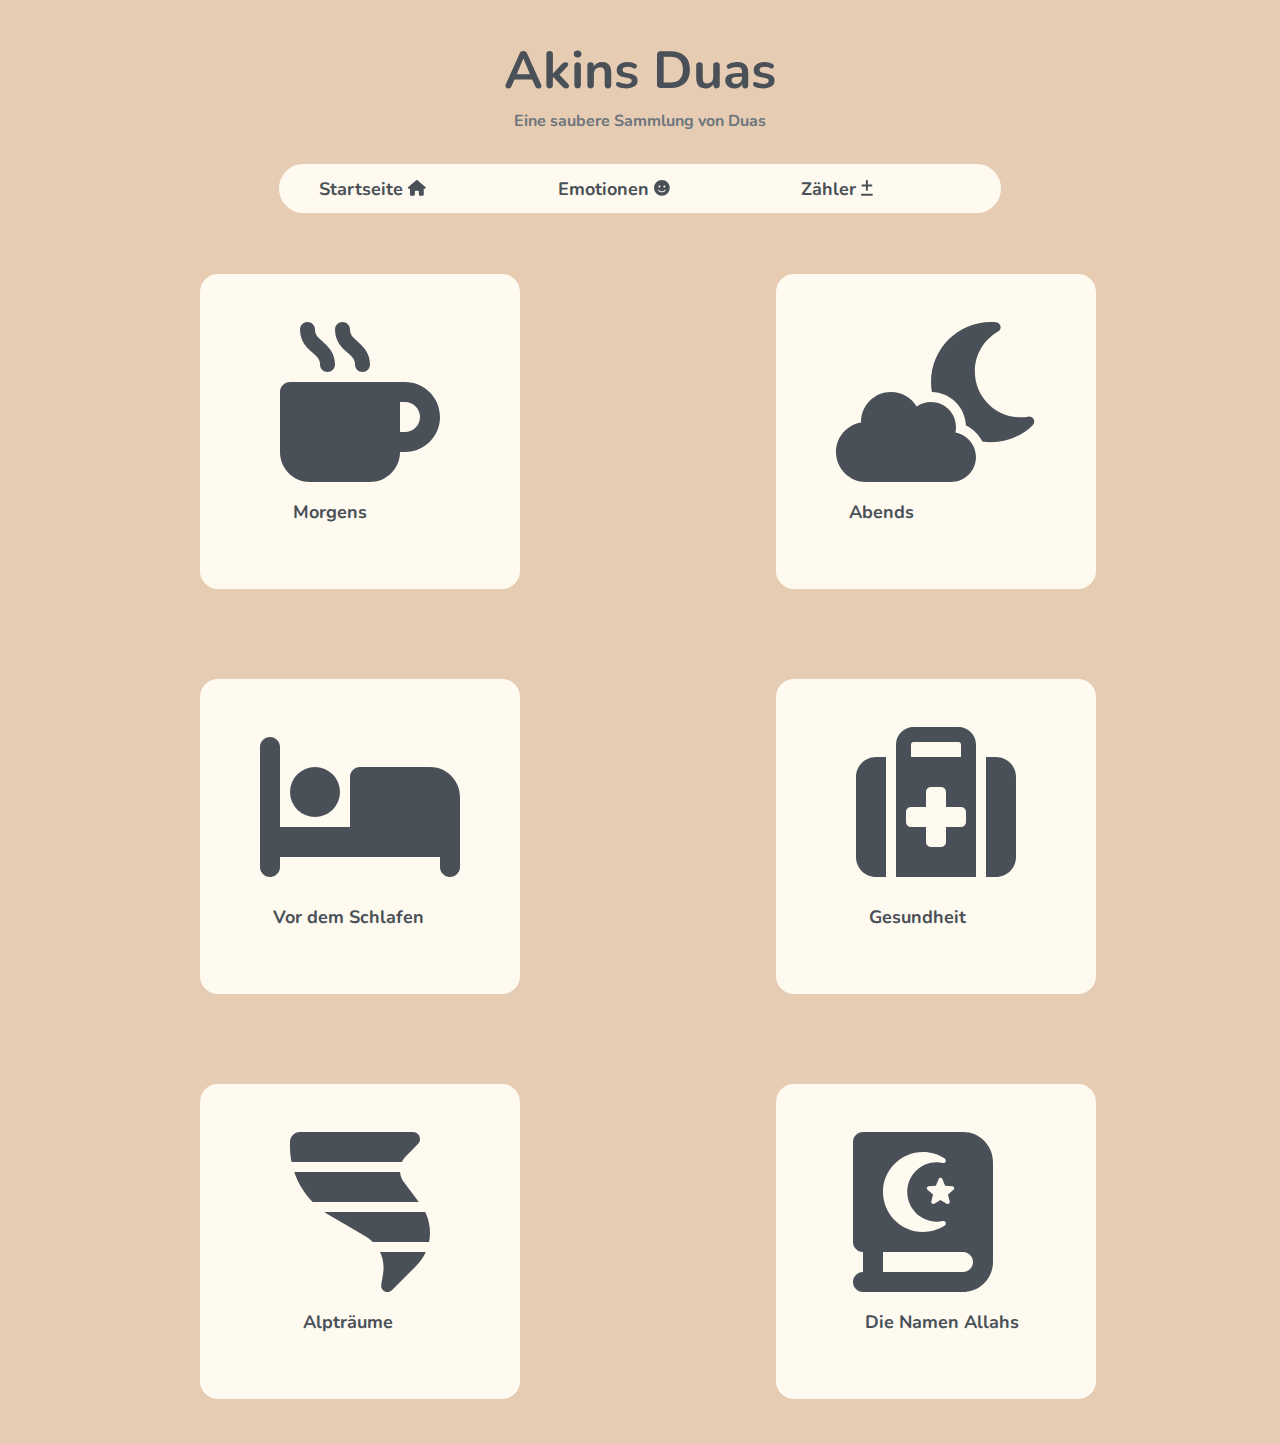
<file: index.html>
<!DOCTYPE html>
<!--[if lt IE 7]>      <html class="no-js lt-ie9 lt-ie8 lt-ie7"> <![endif]-->
<!--[if IE 7]>         <html class="no-js lt-ie9 lt-ie8"> <![endif]-->
<!--[if IE 8]>         <html class="no-js lt-ie9"> <![endif]-->
<!--[if gt IE 8]>      <html class="no-js"> <!--<![endif]-->
<html>
    <head>
        <meta charset="utf-8">
        <title>Akins Duas</title>
        <meta name="description" content="Eine gute Sammlung von Duas">
        <meta name="viewport" content="width=device-width, initial-scale=1.0">
        <link rel="stylesheet" href="css/main.css">
        <link rel="stylesheet" href="https://fonts.googleapis.com/css?family=Nunito">
        <link rel="stylesheet" href="resources/fontawesome-free-6.3.0-web/css/fontawesome.css">
        <link rel="stylesheet" href="resources/fontawesome-free-6.3.0-web/css/solid.css">
        <link rel="stylesheet" href="resources/fontawesome-free-6.3.0-web/css/brands.css">
        <script defer src="resources/fontawesome-free-6.3.0-web/js/all.js"></script>
        <script src="js/app.js" async ></script>
        <script src="js/jquery-3.6.4.min.js" async></script>
       
          
    </head>
    <header id="top">
        <h1>Akins Duas</h1>
        <h3 class="subtitle">Eine saubere Sammlung von Duas</h3>
    
        <nav class="main-nav">
            <ul>
                <li><a href="index.html">Startseite <i class="fa-solid fa-house fa-sm"></i>   </a></li>
                <li><a href="#">Emotionen           <i class="fa-solid fa-face-smile fa-sm"></i></a></li>
                <li><a href="#">Zähler              <i class="fa-solid fa-plus-minus fa-sm"></i></a></li>
            </ul>
        </nav>
        </header>
    <body>

        <!--die Themen der Seite-->
        
        <div class="container">
            <div class="topics">
                <a href="morning.html"><i class="fa-solid fa-mug-hot fa-10x" style="color: #495057;"></i>
                <h3 class="topic">Morgens</h3>
                </a>
            </div>
            <div class="topics">
                <a href="#">
                    <i class="fa-solid fa-cloud-moon fa-10x" style="color: #495057;"></i>
                    <h3 class="topic">Abends</h3>
                </a>
            </div>
        </div>
        <div class="container">
            <div class="topics">
                <a href="#">
                    <i class="fa-solid fa-bed fa-10x" style="color: #495057;"></i>
                    <h3 class="topic">Vor dem Schlafen</h3>
                </a>
            </div>
            <div class="topics">
                <a href="#">
                    <i class="fa-solid fa-suitcase-medical fa-10x" style="color: #495057;"></i>
                    <h3 class="topic">Gesundheit</h3>
                </a>
            </div>
        </div>
        <div class="container">
            <div class="topics">
                <a href="#">
                    <i class="fa-solid fa-tornado fa-10x" style="color: #495057;"></i>
                    <h3 class="topic">Alpträume</h3>
                </a>
            </div>
            <div class="topics">
                <a href="#">
                    <i class="fa-solid fa-book-quran fa-10x" style="color: #495057;"></i>
                    <h3 class="topic">Die Namen Allahs</h3>
                </a>
            </div>
        </div>


        <script>
            if (/Android|webOS|iPhone|iPod|BlackBerry|IEMobile|Opera Mini/i.test(navigator.userAgent)) {
              alert("Diese Website ist nicht für mobile Geräte optimiert.");
            }
          </script>
    </body>
    
</html>
</file>
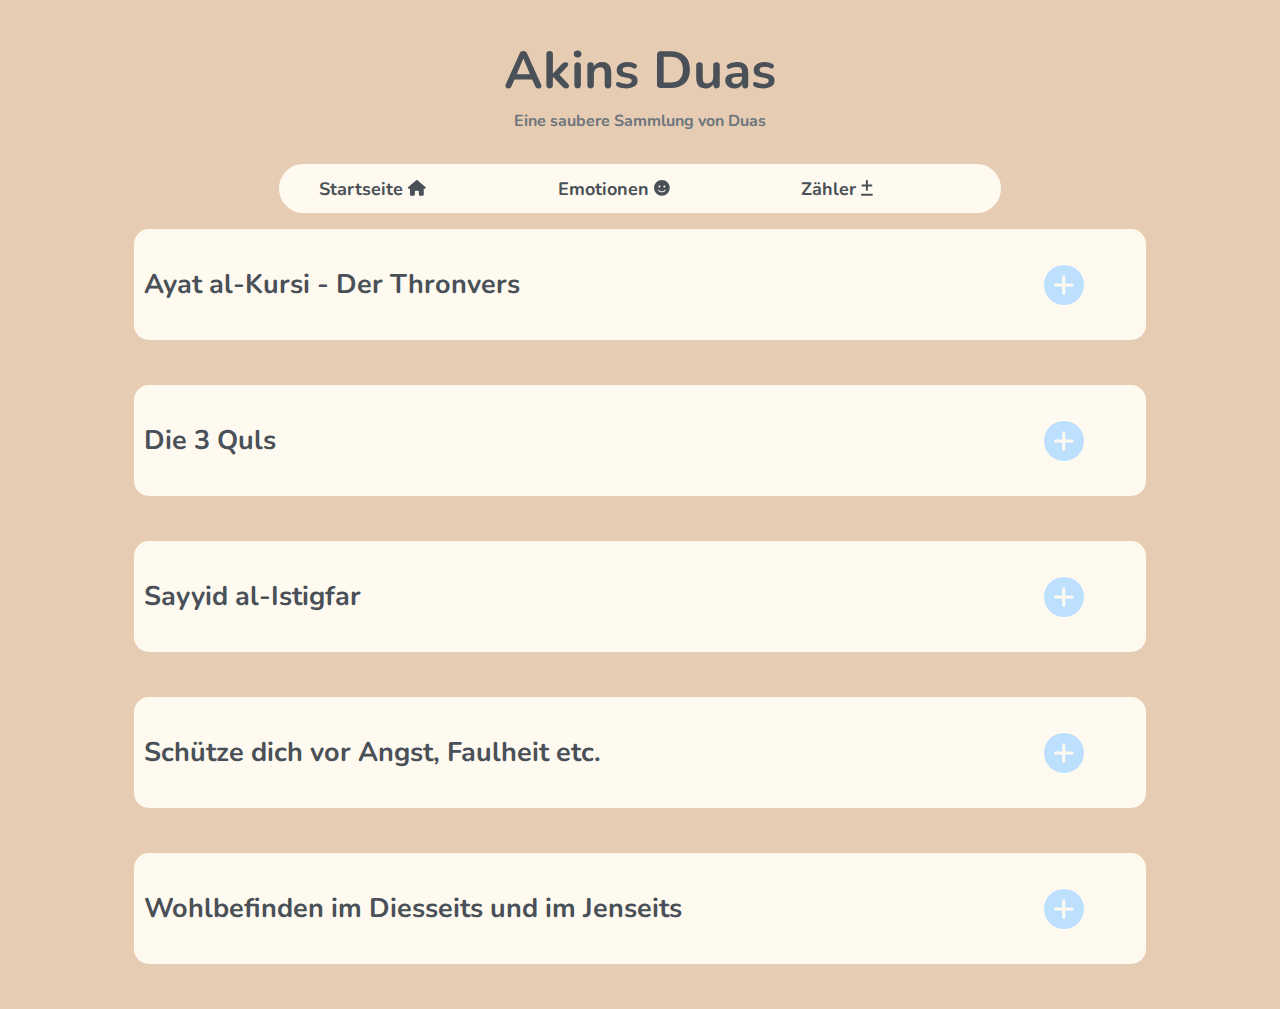
<file: morning.html>
<!DOCTYPE html>
<!--[if lt IE 7]>      <html class="no-js lt-ie9 lt-ie8 lt-ie7"> <![endif]-->
<!--[if IE 7]>         <html class="no-js lt-ie9 lt-ie8"> <![endif]-->
<!--[if IE 8]>         <html class="no-js lt-ie9"> <![endif]-->
<!--[if gt IE 8]>      <html class="no-js"> <!--<![endif]-->
<html>
    <head>
        <meta charset="utf-8">
        <title>Akins Duas</title>
        <meta name="description" content="Eine gute Sammlung von Duas">
        <meta name="viewport" content="width=device-width, initial-scale=1.0">
        <link rel="stylesheet" href="css/main.css">
        <link rel="stylesheet" href="https://fonts.googleapis.com/css?family=Nunito|Noto+Sans+Arabic">
        <link rel="stylesheet" href="resources/fontawesome-free-6.3.0-web/css/fontawesome.css">
        <link rel="stylesheet" href="resources/fontawesome-free-6.3.0-web/css/solid.css">
        <link rel="stylesheet" href="resources/fontawesome-free-6.3.0-web/css/brands.css">
        <script defer src="resources/fontawesome-free-6.3.0-web/js/all.js"></script>
        <script src="js/app.js" async ></script>
        <script src="js/jquery-3.6.4.min.js" async></script>
       
          
    </head>
    <header id="top">
        <h1>Akins Duas</h1>
        <h3 class="subtitle">Eine saubere Sammlung von Duas</h3>
    
        <nav class="main-nav">
            <ul>
                <li><a href="index.html">Startseite <i class="fa-solid fa-house fa-sm"></i>   </a></li>
                <li><a href="#">Emotionen           <i class="fa-solid fa-face-smile fa-sm"></i></a></li>
                <li><a href="#">Zähler              <i class="fa-solid fa-plus-minus fa-sm"></i></a></li>
            </ul>
        </nav>
        </header>
    <body>
        <div class="container">
            <div class="dua">
                <div class="dua-header">
                    <h3>Ayat al-Kursi - Der Thronvers</h3>
                    <button class="dua-toggle"><i class="fa-solid fa-plus"></i></button>
                </div>
                <div class="dua-content">
                <p class="arabic"> 
                    أَعُوْذُ بِاللهِ مِنَ الشَّيْطَانِ الرَّجِيْمِ
<br><br>اَللهُ لَا إِلٰهَ إِلَّا هُوَ الْحَيُّ الْقَيُّومُ ، لَا تَأْخُذُهُ سِنَةٌ وَّلَا نَوْمٌ ، لَهُ مَا فِي السَّمٰوَاتِ وَمَا فِي الْأَرْضِ ، مَنْ ذَا الَّذِيْ يَشْفَعُ عِنْدَهُ إِلَّا بِإِذْنِهِ ، يَعْلَمُ مَا بَيْنَ أَيْدِيْهِمْ وَمَا خَلْفَهُمْ وَلَا يُحِيْطُوْنَ بِشَيْءٍ مِّنْ عِلْمِهِ إِلَّا بِمَا شَاءَ ، وَسِعَ كُرْسِيُّهُ السَّمٰوَاتِ وَالْأَرْضَ وَلَا يَئُوْدُهُ حِفْظُهُمَا وَهُوَ الْعَلِيُّ الْعَظِيْمُ
                   
                </p>
                    <hr>
                <p class="transliteration">Aʿūdhu bi-llāhi mina-sh-Shayṭāni-r-rajīm.<br>

                    Allāhu lā ilāha illā Huwa-l-Ḥayyu-l-Qayyūm, lā ta’khudhuhū sinatuw-wa lā nawm, <br>lahū mā fi-s-samāwāti wa mā fi-l-arḍ, man dhā’lladhī yashfaʿu ʿindahū illā bi-idhnih, yaʿlamu mā bayna aydīhim wa mā khalfahum, wa lā yuḥīṭūna bi-shay’im-min ʿilmihī illā bi-mā shā’, wasiʿa kursiyyuhu-s-samāwāti wa-l-arḍ, wa lā ya’ūduhū ḥifẓuhumā wa Huwa-l-ʿAlliyu-l-ʿAẓīm.</p>
                    <hr>
                <p class="translation">„Allāh – kein Gott ist da außer Ihm, Dem Ewiglebenden, Dem durch Sich Selbst Seienden. Ihn ergreift weder Schlummer noch Schlaf. Ihm gehört, was in den Himmeln und was auf der Erde ist. Wer ist es, der bei Ihm Fürsprache einlegen könnte außer mit Seiner Erlaubnis? Er weiß, was vor ihnen und was hinter ihnen liegt; sie aber begreifen nichts von Seinem Wissen, es sei denn das, was Er will. Weit reicht Sein Thron über die Himmel und die Erde, und es fällt Ihm nicht schwer, sie (beide) zu bewahren. Und Er ist der Hohe, der Allmächtige.“</p>
                </div>
            </div>
        </div>

        <div class="container">
            <div class="dua">
                <div class="dua-header">
                    <h3>Die 3 Quls</h3>
                    <button class="dua-toggle"><i class="fa-solid fa-plus"></i></button>
                </div>
                <div class="dua-content">
                <p class="arabic"> 

                    
بِسْمِ اللهِ الرَّحْمٰنِ الرَّحِيْمِ<br> <br>
قُلْ هُوَ اللهُ أَحَدٌ ، اَللهُ الصَّمَدُ ، لَمْ يَلِدْ وَلَمْ يُوْلَدْ ، وَلَمْ يَكُنْ لَّهُ كُفُوًا أَحَدٌ<br> <br> <br>

بِسْمِ اللهِ الرَّحْمٰنِ الرَّحِيْمِ<br> <br>

قُلْ أَعُوْذُ بِرَبِّ الْفَلَقِ ، مِنْ شَرِّ مَا خَلَقَ ، وَمِنْ شَرِّ غَاسِقٍ إِذَا وَقَبَ ، وَمِنْ شَرِّ النَّفَّاثَاتِ فِي الْعُقَدِ ، وَمِنْ شَرِّ حَاسِدٍ إِذَا حَسَدَ<br> <br> <br>

بِسْمِ اللهِ الرَّحْمٰنِ الرَّحِيْمِ<br> <br>
قُلْ أَعُوْذُ بِرَبِّ النَّاسِ ، مَلِكِ النَّاسِ ، إِلٰهِ النَّاسِ ، مِنْ شَرِّ الْوَسْوَاسِ الْخَنَّاسِ ، اَلَّذِيْ يُوَسْوِسُ فِيْ صُدُوْرِ النَّاسِ ، مِنَ الْجِنَّةِ وَالنَّاسِ
<br> <br> <br>          
                </p>
                    <hr>
                <p class="transliteration">
                    Bismi-llāhi-r-Raḥmāni-r-Raḥīm.
<br> <br> 
Qul Huwa-llāhu Aḥad. Allāhu-ṣ-Ṣamad. Lam yalid wa lam yūlad. Wa lam yakul-lahū kufuwan aḥad.
<br> <br> <br>
Bismi-llāhi-r-Raḥmāni-r-Raḥīm.
<br> <br> 
Qul aʿūdhu bi-Rabbi-l-falaq. Min sharri mā khalaq. Wa min sharri ghāsiqin idhā waqab. Wa min sharri-n-naffāthāti fi-l-ʿuqad. Wa min sharri ḥāsidin idhā ḥasad.
<br> <br> <br>
Bismi-llāhi-r-Raḥmāni-r-Raḥīm
<br> <br> 
Qul aʿūdhu bi-Rabbi-n-nās. Maliki-n-nās. Ilāh-hin-nās. Min sharri-l-waswāsi-l-khannās. Al-ladhī yuwaswisu fī ṣudūri-n-nās. Mina-l-jinnati wa-n-nās.
<br> <br> <br>
                </p>
                    <hr>
                <p class="translation">
                     Im Namen Allahs, des Gnadigen, des Barmherzigen. <br>
                    1. Sprich: ,,Er ist Allah, der Einzige;<br>
                    2. Allah, der Unabhangige.<br>
                    3. Er zeugt nicht und wurde nicht gezeugt;<br>
                    4. und keiner ist Ihm gleich." <br> <br> <br>

                     Im Namen Allahs, des Gnadigen, des Barmherzigen.<br>
                    1. Sprich: „Ich suche Zuflucht beim Herrn der Morgendämmerung,<br>
                    2. vor dem Übel dessen, was Er erschaffen,<br>
                    3. und vor dem Übel der Nacht, wenn sie sich verbreitet,<br>
                    4. und vor dem Übel derer, die auf die Knoten blasen (um sie zu lösen),<br>
                    5. und vor dem Übel des Neiders, wenn er neidet.“<br> <br> <br>

                     Im Namen Allahs, des Gnadigen, des Barmherzigen.y<br> 
                    1. Sprich: „Ich nehme meine Zuflucht beim Herrn der Menschen,y<br> 
                    2. dem König der Menschen,<br> 
                    3. dem Gott der Menschen,<br> 
                    4. vor dem Übel des schleichenden Einflüsterers –<br> 
                    5. der da einflüstert in die Herzen der Menschen –<br> 
                    6. unter den Jinn und den Menschen.“<br> 


                </p>
                <p class="repeat">Wiederhole 3 Mal!</p>
                </div>
                
            </div>
        </div>

        <div class="container">
            <div class="dua">
                <div class="dua-header">
                    <h3>Sayyid al-Istigfar</h3>
                    <button class="dua-toggle"><i class="fa-solid fa-plus"></i></button>
                </div>
                <div class="dua-content">
                <p class="arabic">
                    اَللّٰهُمَّ أَنْتَ رَبِّيْ لَا إِلٰهَ إِلَّا أَنْتَ ، خَلَقْتَنِيْ وَأَنَا عَبْدُكَ ، وَأَنَا عَلَىٰ عَهْدِكَ وَوَعْدِكَ مَا اسْتَطَعْتُ ،<br> أَعُوْذُ بِكَ مِنْ شَرِّ مَا صَنَعْتُ ، أَبُوْءُ لَكَ بِنِعْمَتِكَ عَلَيَّ وَأَبُوْءُ بِذَنْبِيْ ، فَاغْفِرْ لِيْ فَإِنَّهُ لَا يَغْفِرُ الذُّنُوْبَ إِلَّا أَنْتَ

                </p>
                    <hr>
                <p class="transliteration">
                    Allāhumma Anta Rabbī, lā ilāha illā Ant, khalaqtanī wa ana ʿabduk, wa ana ʿalā ʿahdika wa waʿdika mā’staṭaʿt, aʿūdhu bika min sharri mā ṣanaʿt, abū’u laka bi niʿmatika ʿalayya wa abū’u laka bidhambī fa-ghfir lī fa-innahū lā <br>yaghfiru-dh-dhunūba illā Ant.
                </p>
                    <hr>
                <p class="translation">
                    Oh Allaah, Du bist mein Herr, es ist kein (anbetungswürdiger) Gott da außer Dir.<br>
                     Du erschufst mich und ich bin Dein Diener.<br>
                      Ich halte fest an meinem Bund mit Dir und an meinem Versprechen an Dich, so lange ich dies einzuhalten vermag. <br>
                      Ich nehme Zuflucht bei Dir vor dem Übel, das ich begangen habe und gebe in aller Dankbarkeit Deine Huld an mich zu, so wie ich meine Schuld zugebe. <br> Vergebe mir, denn keiner ist da außer Dir, der die Sünden vergibt.
                </p>
                </div>
                
            </div>
        </div>

        <div class="container">
            <div class="dua">
                <div class="dua-header">
                    <h3>Schütze dich vor Angst, Faulheit etc.</h3>
                    <button class="dua-toggle"><i class="fa-solid fa-plus"></i></button>
                </div>
                <div class="dua-content">
                <p class="arabic">
                    اَللّٰهُمَّ إِنِّيْ أَعُوْذُ بِكَ مِنَ الْهَمِّ وَالْحَزَنِ ، وَأَعُوْذُ بِكَ مِنَ الْعَجْزِ وَالْكَسَلِ، وَأَعُوْذُ بِكَ مِنَ الْجُبْنِ وَالْبُخْلِ ، وَأَعُوْذُ بِكَ مِنْ غَلَبَةِ الدَّيْنِ وَقَهْرِ الرِّجَالِ</p>
                    <hr>
                <p class="transliteration">
                    Allāhumma innī aʿūdhu bika min-l-hammi wa-l-ḥazan, wa aʿūdhu bika min-l-ʿajzi wa-l-kasal, wa aʿūdhu bika min-l-jubni wa-l-bukhl, wa aʿūdhu bika min ghalabati-d-dayni wa qahri-r-rijāl.</p>
                    <hr>
                <p class="translation">
                    Oh Allah, ich suche Deinen Schutz vor Angst und Kummer. Ich suche Deinen Schutz vor Unfähigkeit und Faulheit. Ich suche Deinen Schutz vor Feigheit und Geiz und ich suche Deinen Schutz davor, von Schulden überwältigt zu werden und von Menschen übermächtigt zu sein.
                </p>
                </div>
            </div>
        </div>

        <div class="container">
            <div class="dua">
                <div class="dua-header">
                    <h3>Wohlbefinden im Diesseits und im Jenseits</h3>
                    <button class="dua-toggle"><i class="fa-solid fa-plus"></i></button>
                </div>
                <div class="dua-content">
                <p class="arabic">
                    
اَللّٰهُمَّ إِنِّيْ أَسْأَلُكَ الْعَافِيَةَ فِي الدُّنْيَا وَالْآخِرَةِ ، اَللّٰهُمَّ إِنِّيْ أَسْأَلُكَ الْعَفْوَ وَالْعَافِيَةَ فِيْ دِيْنِيْ وَدُنْيَايَ وَأَهْلِيْ وَمَالِيْ ، اَللّٰهُمَّ اسْتُرْ عَوْرَاتِيْ وَآمِنْ رَوْعَاتِيْ ، اَللّٰهُمَّ احْفَظْنِيْ مِنْ بَـيْنِ يَدَيَّ ، وَمِنْ خَلْفِيْ ، وَعَنْ يَّمِيْنِيْ ، وَعَنْ شِمَالِيْ ، وَمِنْ فَوْقِيْ ، وَأَعُوْذُ بِعَظَمَتِكَ أَنْ أُغْتَالَ مِنْ تَحْتِيْ
                </p>
                    <hr>
                <p class="transliteration">
                    Allāhumma innī as’aluka-l-ʿāfiyata fi-d-dunyā wa-l-ākhirah. Allāhumma innī as’aluka-l-ʿafwa wa-l-ʿāfiyata fī dīnī wa dunyāya wa ahlī wa mālī, Allāhumma-stur ʿawrātī wa āmin rawʿātī. Allāhumma-ḥfaẓnī min bayni yadayya wa min khalfī, wa ʿay-n yamīnī wa ʿan shimālī wa min fawqī, wa aʿūdhu bi-ʿaẓamatika an ughtāla min taḥtī.
                </p>
                    <hr>
                <p class="translation">Oh Allah, ich bitte Dich um Wohlstand in dieser Welt und im Jenseits. Oh Allah, ich bitte Dich um Vergebung und Wohlstand in meiner Religion, in meinen weltlichen Angelegenheiten, in meiner Familie und in meinem Besitz. Oh Allah, verdecke meine Fehler und mildere meine Ängste. Oh Allah, beschütze mich von vorne, von hinten, von rechts, von links und von oben. Ich suche Schutz in Deiner Größe davor, unerwartet von unten zerstört zu werden.</p>
                </div>
            </div>
        </div>

        <script>
            if (/Android|webOS|iPhone|iPod|BlackBerry|IEMobile|Opera Mini/i.test(navigator.userAgent)) {
              alert("Diese Website ist nicht für mobile Geräte optimiert.");
            }
          </script>
    </body>
    
</html>
</file>
<file: css/main.css>
/* Hintergrund*/
body{
    background-color: #e6ccb2;
}

/* Überschrift*/

h1{
    font-family: 'Nunito', sans-serif;
    font-size: 52px;
    text-align: center;
    font-weight: bolder;
    margin-bottom: 4px;
    color: #495057;
}

.subtitle{
    font-family: Nunito;
    text-align: center;
    font-size: medium;
    margin-top: 4px;
    color: #6C757D;
}

/* Main Nav*/
.main-nav{
    display: flex;
    justify-content: center;
    align-items: center;
}

.main-nav ul{
    display: inline;
    text-align: center;
    background-color: floralwhite;
    border-radius: 28px;
    padding-top: 1vw;
    padding-bottom: 1vw;
}

.main-nav ul li{
    display: inline-block;
}

.main-nav ul li a{
    text-decoration: none;
    position: relative;
    font-family: 'Nunito';
    font-weight: 700;
    color:#495057;
    margin-right: 10vw;
    font-size: large;
}

.main-nav ul li a:hover{
    font-weight: bolder;
}

.main-nav ul li a:hover::after {
    content: ''; /* Create a pseudo-element */
    position: absolute; /* Position the pseudo-element absolutely */
    left: 0; /* Start at the left edge of the <a> element */
    bottom: -2px; /* Place the pseudo-element just below the text */
    width: 100%; /* Make the pseudo-element span the entire width */
    height: 2px; /* Set the height of the pseudo-element */
    background-color: #495057; /* Set the color of the pseudo-element */
    animation: slide 0.3s ease-in-out; /* Add the animation */
  }

@keyframes slide {
    from { width: 0; } /* Start with a width of 0 */
    to { width: 100%; } /* End with a width of 100% */
}

.main-nav i{
    padding-left: 1em;
}

/* Container */
.container{
    display: flex;
    margin-bottom: 5vh;
    flex-wrap: wrap;

}

.container hr{
    width:70%
}

/* Themen */

.topics{
    background-color: floralwhite;
    width: 25vw;
    height: 35vh;
    border-radius: 18px;
    margin-top: 5vh;
    margin-right: 5vw;
    margin-left: 15vw;
    display: flex;
    justify-content: center;
    align-items: center;
    flex-direction: column;
}

.topics i{
    margin-bottom: 10px;
}

.topics a{
    text-decoration: none;
}

.topic{
    font-family: Nunito;
    font-size: 2vh;
    color:#495057;
    font-weight: 700;
    padding-left: 1vw;
    text-decoration: none;
}

/* Die Duas*/
.dua{
    flex: 1 1 auto;
    background-color: floralwhite;
    border-radius: 15px;
    margin: 0 auto;
    overflow: hidden;
    max-width: 80%;
}

.dua p.arabic{
    font-family: Noto Sans Arabic;
    font-size: 2.5vh;
    color:#495057;
    font-weight: 700;
    padding: 2vh 2vw;
    text-align: center;
}

.dua h3{
    font-family: 'Nunito';
    font-size: 3vh;
    text-align: center;
    color:#495057;

}

.dua p.transliteration{
    font-family: 'Nunito';
    font-size: 2.5vh;
    text-align: center;
    color:#495057;
    padding: 2vh 2vw;
}

.dua p.translation{
    font-family: 'Nunito';
    font-size: 1.8vh;
    text-align: center;
    color:#495057;
    padding: 2vh 2vw;
    margin: 0 auto;
}

.dua p.repeat{
    font-family: 'Nunito';
    font-size: 1.8vh;
    text-align: center;
    color: #495057;
    font-weight: bolder;
    padding: 1.3vh 2vw;
    background-color: #bde0fe;
    align-self: center;
    width: 18vw;
    margin: 0 auto;
    margin-bottom: 2vh;
    border-radius: 80px;
}

.dua-header{
    display: flex;
    justify-content: space-between;
    align-items: center;
    padding: 10px;
    cursor: pointer;
}

.dua-content{
    display: none;
    padding: 10px;
    max-height: 0;
    overflow: hidden;
    transition: max-height 0.5s ease-out;
}

.dua-content.open{
    max-height: 1500px;
    transition: max-heigt 0.5 ease-in;
}

.dua-active .dua-content{
    display: block;
}

.fa-plus:before {
    content: "\f067";
  }
  
  .fa-minus:before {
    content: "\f068";
  }
  .dua-toggle {
    border: none;
    background-color: #bde0fe;
    font-size: 1.5em;
    color: floralwhite;
    cursor: pointer;
    border-radius: 50%;
    width: 40px;
    height: 40px;
    display: flex;
    justify-content: center;
    align-items: center;
    margin-right: 4vw;
    margin-left: 9vw;
  }
   
  .dua-toggle:hover {
    background-color: #89c4f4;
  }
</file>
<file: resources/fontawesome-free-6.3.0-web/css/solid.css>
/*!
 * Font Awesome Free 6.3.0 by @fontawesome - https://fontawesome.com
 * License - https://fontawesome.com/license/free (Icons: CC BY 4.0, Fonts: SIL OFL 1.1, Code: MIT License)
 * Copyright 2023 Fonticons, Inc.
 */
:root, :host {
  --fa-style-family-classic: 'Font Awesome 6 Free';
  --fa-font-solid: normal 900 1em/1 'Font Awesome 6 Free'; }

@font-face {
  font-family: 'Font Awesome 6 Free';
  font-style: normal;
  font-weight: 900;
  font-display: block;
  src: url("../webfonts/fa-solid-900.woff2") format("woff2"), url("../webfonts/fa-solid-900.ttf") format("truetype"); }

.fas,
.fa-solid {
  font-weight: 900; }
</file>
<file: resources/fontawesome-free-6.3.0-web/css/brands.css>
/*!
 * Font Awesome Free 6.3.0 by @fontawesome - https://fontawesome.com
 * License - https://fontawesome.com/license/free (Icons: CC BY 4.0, Fonts: SIL OFL 1.1, Code: MIT License)
 * Copyright 2023 Fonticons, Inc.
 */
:root, :host {
  --fa-style-family-brands: 'Font Awesome 6 Brands';
  --fa-font-brands: normal 400 1em/1 'Font Awesome 6 Brands'; }

@font-face {
  font-family: 'Font Awesome 6 Brands';
  font-style: normal;
  font-weight: 400;
  font-display: block;
  src: url("../webfonts/fa-brands-400.woff2") format("woff2"), url("../webfonts/fa-brands-400.ttf") format("truetype"); }

.fab,
.fa-brands {
  font-weight: 400; }

.fa-monero:before {
  content: "\f3d0"; }

.fa-hooli:before {
  content: "\f427"; }

.fa-yelp:before {
  content: "\f1e9"; }

.fa-cc-visa:before {
  content: "\f1f0"; }

.fa-lastfm:before {
  content: "\f202"; }

.fa-shopware:before {
  content: "\f5b5"; }

.fa-creative-commons-nc:before {
  content: "\f4e8"; }

.fa-aws:before {
  content: "\f375"; }

.fa-redhat:before {
  content: "\f7bc"; }

.fa-yoast:before {
  content: "\f2b1"; }

.fa-cloudflare:before {
  content: "\e07d"; }

.fa-ups:before {
  content: "\f7e0"; }

.fa-wpexplorer:before {
  content: "\f2de"; }

.fa-dyalog:before {
  content: "\f399"; }

.fa-bity:before {
  content: "\f37a"; }

.fa-stackpath:before {
  content: "\f842"; }

.fa-buysellads:before {
  content: "\f20d"; }

.fa-first-order:before {
  content: "\f2b0"; }

.fa-modx:before {
  content: "\f285"; }

.fa-guilded:before {
  content: "\e07e"; }

.fa-vnv:before {
  content: "\f40b"; }

.fa-square-js:before {
  content: "\f3b9"; }

.fa-js-square:before {
  content: "\f3b9"; }

.fa-microsoft:before {
  content: "\f3ca"; }

.fa-qq:before {
  content: "\f1d6"; }

.fa-orcid:before {
  content: "\f8d2"; }

.fa-java:before {
  content: "\f4e4"; }

.fa-invision:before {
  content: "\f7b0"; }

.fa-creative-commons-pd-alt:before {
  content: "\f4ed"; }

.fa-centercode:before {
  content: "\f380"; }

.fa-glide-g:before {
  content: "\f2a6"; }

.fa-drupal:before {
  content: "\f1a9"; }

.fa-hire-a-helper:before {
  content: "\f3b0"; }

.fa-creative-commons-by:before {
  content: "\f4e7"; }

.fa-unity:before {
  content: "\e049"; }

.fa-whmcs:before {
  content: "\f40d"; }

.fa-rocketchat:before {
  content: "\f3e8"; }

.fa-vk:before {
  content: "\f189"; }

.fa-untappd:before {
  content: "\f405"; }

.fa-mailchimp:before {
  content: "\f59e"; }

.fa-css3-alt:before {
  content: "\f38b"; }

.fa-square-reddit:before {
  content: "\f1a2"; }

.fa-reddit-square:before {
  content: "\f1a2"; }

.fa-vimeo-v:before {
  content: "\f27d"; }

.fa-contao:before {
  content: "\f26d"; }

.fa-square-font-awesome:before {
  content: "\e5ad"; }

.fa-deskpro:before {
  content: "\f38f"; }

.fa-sistrix:before {
  content: "\f3ee"; }

.fa-square-instagram:before {
  content: "\e055"; }

.fa-instagram-square:before {
  content: "\e055"; }

.fa-battle-net:before {
  content: "\f835"; }

.fa-the-red-yeti:before {
  content: "\f69d"; }

.fa-square-hacker-news:before {
  content: "\f3af"; }

.fa-hacker-news-square:before {
  content: "\f3af"; }

.fa-edge:before {
  content: "\f282"; }

.fa-napster:before {
  content: "\f3d2"; }

.fa-square-snapchat:before {
  content: "\f2ad"; }

.fa-snapchat-square:before {
  content: "\f2ad"; }

.fa-google-plus-g:before {
  content: "\f0d5"; }

.fa-artstation:before {
  content: "\f77a"; }

.fa-markdown:before {
  content: "\f60f"; }

.fa-sourcetree:before {
  content: "\f7d3"; }

.fa-google-plus:before {
  content: "\f2b3"; }

.fa-diaspora:before {
  content: "\f791"; }

.fa-foursquare:before {
  content: "\f180"; }

.fa-stack-overflow:before {
  content: "\f16c"; }

.fa-github-alt:before {
  content: "\f113"; }

.fa-phoenix-squadron:before {
  content: "\f511"; }

.fa-pagelines:before {
  content: "\f18c"; }

.fa-algolia:before {
  content: "\f36c"; }

.fa-red-river:before {
  content: "\f3e3"; }

.fa-creative-commons-sa:before {
  content: "\f4ef"; }

.fa-safari:before {
  content: "\f267"; }

.fa-google:before {
  content: "\f1a0"; }

.fa-square-font-awesome-stroke:before {
  content: "\f35c"; }

.fa-font-awesome-alt:before {
  content: "\f35c"; }

.fa-atlassian:before {
  content: "\f77b"; }

.fa-linkedin-in:before {
  content: "\f0e1"; }

.fa-digital-ocean:before {
  content: "\f391"; }

.fa-nimblr:before {
  content: "\f5a8"; }

.fa-chromecast:before {
  content: "\f838"; }

.fa-evernote:before {
  content: "\f839"; }

.fa-hacker-news:before {
  content: "\f1d4"; }

.fa-creative-commons-sampling:before {
  content: "\f4f0"; }

.fa-adversal:before {
  content: "\f36a"; }

.fa-creative-commons:before {
  content: "\f25e"; }

.fa-watchman-monitoring:before {
  content: "\e087"; }

.fa-fonticons:before {
  content: "\f280"; }

.fa-weixin:before {
  content: "\f1d7"; }

.fa-shirtsinbulk:before {
  content: "\f214"; }

.fa-codepen:before {
  content: "\f1cb"; }

.fa-git-alt:before {
  content: "\f841"; }

.fa-lyft:before {
  content: "\f3c3"; }

.fa-rev:before {
  content: "\f5b2"; }

.fa-windows:before {
  content: "\f17a"; }

.fa-wizards-of-the-coast:before {
  content: "\f730"; }

.fa-square-viadeo:before {
  content: "\f2aa"; }

.fa-viadeo-square:before {
  content: "\f2aa"; }

.fa-meetup:before {
  content: "\f2e0"; }

.fa-centos:before {
  content: "\f789"; }

.fa-adn:before {
  content: "\f170"; }

.fa-cloudsmith:before {
  content: "\f384"; }

.fa-pied-piper-alt:before {
  content: "\f1a8"; }

.fa-square-dribbble:before {
  content: "\f397"; }

.fa-dribbble-square:before {
  content: "\f397"; }

.fa-codiepie:before {
  content: "\f284"; }

.fa-node:before {
  content: "\f419"; }

.fa-mix:before {
  content: "\f3cb"; }

.fa-steam:before {
  content: "\f1b6"; }

.fa-cc-apple-pay:before {
  content: "\f416"; }

.fa-scribd:before {
  content: "\f28a"; }

.fa-openid:before {
  content: "\f19b"; }

.fa-instalod:before {
  content: "\e081"; }

.fa-expeditedssl:before {
  content: "\f23e"; }

.fa-sellcast:before {
  content: "\f2da"; }

.fa-square-twitter:before {
  content: "\f081"; }

.fa-twitter-square:before {
  content: "\f081"; }

.fa-r-project:before {
  content: "\f4f7"; }

.fa-delicious:before {
  content: "\f1a5"; }

.fa-freebsd:before {
  content: "\f3a4"; }

.fa-vuejs:before {
  content: "\f41f"; }

.fa-accusoft:before {
  content: "\f369"; }

.fa-ioxhost:before {
  content: "\f208"; }

.fa-fonticons-fi:before {
  content: "\f3a2"; }

.fa-app-store:before {
  content: "\f36f"; }

.fa-cc-mastercard:before {
  content: "\f1f1"; }

.fa-itunes-note:before {
  content: "\f3b5"; }

.fa-golang:before {
  content: "\e40f"; }

.fa-kickstarter:before {
  content: "\f3bb"; }

.fa-grav:before {
  content: "\f2d6"; }

.fa-weibo:before {
  content: "\f18a"; }

.fa-uncharted:before {
  content: "\e084"; }

.fa-firstdraft:before {
  content: "\f3a1"; }

.fa-square-youtube:before {
  content: "\f431"; }

.fa-youtube-square:before {
  content: "\f431"; }

.fa-wikipedia-w:before {
  content: "\f266"; }

.fa-wpressr:before {
  content: "\f3e4"; }

.fa-rendact:before {
  content: "\f3e4"; }

.fa-angellist:before {
  content: "\f209"; }

.fa-galactic-republic:before {
  content: "\f50c"; }

.fa-nfc-directional:before {
  content: "\e530"; }

.fa-skype:before {
  content: "\f17e"; }

.fa-joget:before {
  content: "\f3b7"; }

.fa-fedora:before {
  content: "\f798"; }

.fa-stripe-s:before {
  content: "\f42a"; }

.fa-meta:before {
  content: "\e49b"; }

.fa-laravel:before {
  content: "\f3bd"; }

.fa-hotjar:before {
  content: "\f3b1"; }

.fa-bluetooth-b:before {
  content: "\f294"; }

.fa-sticker-mule:before {
  content: "\f3f7"; }

.fa-creative-commons-zero:before {
  content: "\f4f3"; }

.fa-hips:before {
  content: "\f452"; }

.fa-behance:before {
  content: "\f1b4"; }

.fa-reddit:before {
  content: "\f1a1"; }

.fa-discord:before {
  content: "\f392"; }

.fa-chrome:before {
  content: "\f268"; }

.fa-app-store-ios:before {
  content: "\f370"; }

.fa-cc-discover:before {
  content: "\f1f2"; }

.fa-wpbeginner:before {
  content: "\f297"; }

.fa-confluence:before {
  content: "\f78d"; }

.fa-mdb:before {
  content: "\f8ca"; }

.fa-dochub:before {
  content: "\f394"; }

.fa-accessible-icon:before {
  content: "\f368"; }

.fa-ebay:before {
  content: "\f4f4"; }

.fa-amazon:before {
  content: "\f270"; }

.fa-unsplash:before {
  content: "\e07c"; }

.fa-yarn:before {
  content: "\f7e3"; }

.fa-square-steam:before {
  content: "\f1b7"; }

.fa-steam-square:before {
  content: "\f1b7"; }

.fa-500px:before {
  content: "\f26e"; }

.fa-square-vimeo:before {
  content: "\f194"; }

.fa-vimeo-square:before {
  content: "\f194"; }

.fa-asymmetrik:before {
  content: "\f372"; }

.fa-font-awesome:before {
  content: "\f2b4"; }

.fa-font-awesome-flag:before {
  content: "\f2b4"; }

.fa-font-awesome-logo-full:before {
  content: "\f2b4"; }

.fa-gratipay:before {
  content: "\f184"; }

.fa-apple:before {
  content: "\f179"; }

.fa-hive:before {
  content: "\e07f"; }

.fa-gitkraken:before {
  content: "\f3a6"; }

.fa-keybase:before {
  content: "\f4f5"; }

.fa-apple-pay:before {
  content: "\f415"; }

.fa-padlet:before {
  content: "\e4a0"; }

.fa-amazon-pay:before {
  content: "\f42c"; }

.fa-square-github:before {
  content: "\f092"; }

.fa-github-square:before {
  content: "\f092"; }

.fa-stumbleupon:before {
  content: "\f1a4"; }

.fa-fedex:before {
  content: "\f797"; }

.fa-phoenix-framework:before {
  content: "\f3dc"; }

.fa-shopify:before {
  content: "\e057"; }

.fa-neos:before {
  content: "\f612"; }

.fa-hackerrank:before {
  content: "\f5f7"; }

.fa-researchgate:before {
  content: "\f4f8"; }

.fa-swift:before {
  content: "\f8e1"; }

.fa-angular:before {
  content: "\f420"; }

.fa-speakap:before {
  content: "\f3f3"; }

.fa-angrycreative:before {
  content: "\f36e"; }

.fa-y-combinator:before {
  content: "\f23b"; }

.fa-empire:before {
  content: "\f1d1"; }

.fa-envira:before {
  content: "\f299"; }

.fa-square-gitlab:before {
  content: "\e5ae"; }

.fa-gitlab-square:before {
  content: "\e5ae"; }

.fa-studiovinari:before {
  content: "\f3f8"; }

.fa-pied-piper:before {
  content: "\f2ae"; }

.fa-wordpress:before {
  content: "\f19a"; }

.fa-product-hunt:before {
  content: "\f288"; }

.fa-firefox:before {
  content: "\f269"; }

.fa-linode:before {
  content: "\f2b8"; }

.fa-goodreads:before {
  content: "\f3a8"; }

.fa-square-odnoklassniki:before {
  content: "\f264"; }

.fa-odnoklassniki-square:before {
  content: "\f264"; }

.fa-jsfiddle:before {
  content: "\f1cc"; }

.fa-sith:before {
  content: "\f512"; }

.fa-themeisle:before {
  content: "\f2b2"; }

.fa-page4:before {
  content: "\f3d7"; }

.fa-hashnode:before {
  content: "\e499"; }

.fa-react:before {
  content: "\f41b"; }

.fa-cc-paypal:before {
  content: "\f1f4"; }

.fa-squarespace:before {
  content: "\f5be"; }

.fa-cc-stripe:before {
  content: "\f1f5"; }

.fa-creative-commons-share:before {
  content: "\f4f2"; }

.fa-bitcoin:before {
  content: "\f379"; }

.fa-keycdn:before {
  content: "\f3ba"; }

.fa-opera:before {
  content: "\f26a"; }

.fa-itch-io:before {
  content: "\f83a"; }

.fa-umbraco:before {
  content: "\f8e8"; }

.fa-galactic-senate:before {
  content: "\f50d"; }

.fa-ubuntu:before {
  content: "\f7df"; }

.fa-draft2digital:before {
  content: "\f396"; }

.fa-stripe:before {
  content: "\f429"; }

.fa-houzz:before {
  content: "\f27c"; }

.fa-gg:before {
  content: "\f260"; }

.fa-dhl:before {
  content: "\f790"; }

.fa-square-pinterest:before {
  content: "\f0d3"; }

.fa-pinterest-square:before {
  content: "\f0d3"; }

.fa-xing:before {
  content: "\f168"; }

.fa-blackberry:before {
  content: "\f37b"; }

.fa-creative-commons-pd:before {
  content: "\f4ec"; }

.fa-playstation:before {
  content: "\f3df"; }

.fa-quinscape:before {
  content: "\f459"; }

.fa-less:before {
  content: "\f41d"; }

.fa-blogger-b:before {
  content: "\f37d"; }

.fa-opencart:before {
  content: "\f23d"; }

.fa-vine:before {
  content: "\f1ca"; }

.fa-paypal:before {
  content: "\f1ed"; }

.fa-gitlab:before {
  content: "\f296"; }

.fa-typo3:before {
  content: "\f42b"; }

.fa-reddit-alien:before {
  content: "\f281"; }

.fa-yahoo:before {
  content: "\f19e"; }

.fa-dailymotion:before {
  content: "\e052"; }

.fa-affiliatetheme:before {
  content: "\f36b"; }

.fa-pied-piper-pp:before {
  content: "\f1a7"; }

.fa-bootstrap:before {
  content: "\f836"; }

.fa-odnoklassniki:before {
  content: "\f263"; }

.fa-nfc-symbol:before {
  content: "\e531"; }

.fa-ethereum:before {
  content: "\f42e"; }

.fa-speaker-deck:before {
  content: "\f83c"; }

.fa-creative-commons-nc-eu:before {
  content: "\f4e9"; }

.fa-patreon:before {
  content: "\f3d9"; }

.fa-avianex:before {
  content: "\f374"; }

.fa-ello:before {
  content: "\f5f1"; }

.fa-gofore:before {
  content: "\f3a7"; }

.fa-bimobject:before {
  content: "\f378"; }

.fa-facebook-f:before {
  content: "\f39e"; }

.fa-square-google-plus:before {
  content: "\f0d4"; }

.fa-google-plus-square:before {
  content: "\f0d4"; }

.fa-mandalorian:before {
  content: "\f50f"; }

.fa-first-order-alt:before {
  content: "\f50a"; }

.fa-osi:before {
  content: "\f41a"; }

.fa-google-wallet:before {
  content: "\f1ee"; }

.fa-d-and-d-beyond:before {
  content: "\f6ca"; }

.fa-periscope:before {
  content: "\f3da"; }

.fa-fulcrum:before {
  content: "\f50b"; }

.fa-cloudscale:before {
  content: "\f383"; }

.fa-forumbee:before {
  content: "\f211"; }

.fa-mizuni:before {
  content: "\f3cc"; }

.fa-schlix:before {
  content: "\f3ea"; }

.fa-square-xing:before {
  content: "\f169"; }

.fa-xing-square:before {
  content: "\f169"; }

.fa-bandcamp:before {
  content: "\f2d5"; }

.fa-wpforms:before {
  content: "\f298"; }

.fa-cloudversify:before {
  content: "\f385"; }

.fa-usps:before {
  content: "\f7e1"; }

.fa-megaport:before {
  content: "\f5a3"; }

.fa-magento:before {
  content: "\f3c4"; }

.fa-spotify:before {
  content: "\f1bc"; }

.fa-optin-monster:before {
  content: "\f23c"; }

.fa-fly:before {
  content: "\f417"; }

.fa-aviato:before {
  content: "\f421"; }

.fa-itunes:before {
  content: "\f3b4"; }

.fa-cuttlefish:before {
  content: "\f38c"; }

.fa-blogger:before {
  content: "\f37c"; }

.fa-flickr:before {
  content: "\f16e"; }

.fa-viber:before {
  content: "\f409"; }

.fa-soundcloud:before {
  content: "\f1be"; }

.fa-digg:before {
  content: "\f1a6"; }

.fa-tencent-weibo:before {
  content: "\f1d5"; }

.fa-symfony:before {
  content: "\f83d"; }

.fa-maxcdn:before {
  content: "\f136"; }

.fa-etsy:before {
  content: "\f2d7"; }

.fa-facebook-messenger:before {
  content: "\f39f"; }

.fa-audible:before {
  content: "\f373"; }

.fa-think-peaks:before {
  content: "\f731"; }

.fa-bilibili:before {
  content: "\e3d9"; }

.fa-erlang:before {
  content: "\f39d"; }

.fa-cotton-bureau:before {
  content: "\f89e"; }

.fa-dashcube:before {
  content: "\f210"; }

.fa-42-group:before {
  content: "\e080"; }

.fa-innosoft:before {
  content: "\e080"; }

.fa-stack-exchange:before {
  content: "\f18d"; }

.fa-elementor:before {
  content: "\f430"; }

.fa-square-pied-piper:before {
  content: "\e01e"; }

.fa-pied-piper-square:before {
  content: "\e01e"; }

.fa-creative-commons-nd:before {
  content: "\f4eb"; }

.fa-palfed:before {
  content: "\f3d8"; }

.fa-superpowers:before {
  content: "\f2dd"; }

.fa-resolving:before {
  content: "\f3e7"; }

.fa-xbox:before {
  content: "\f412"; }

.fa-searchengin:before {
  content: "\f3eb"; }

.fa-tiktok:before {
  content: "\e07b"; }

.fa-square-facebook:before {
  content: "\f082"; }

.fa-facebook-square:before {
  content: "\f082"; }

.fa-renren:before {
  content: "\f18b"; }

.fa-linux:before {
  content: "\f17c"; }

.fa-glide:before {
  content: "\f2a5"; }

.fa-linkedin:before {
  content: "\f08c"; }

.fa-hubspot:before {
  content: "\f3b2"; }

.fa-deploydog:before {
  content: "\f38e"; }

.fa-twitch:before {
  content: "\f1e8"; }

.fa-ravelry:before {
  content: "\f2d9"; }

.fa-mixer:before {
  content: "\e056"; }

.fa-square-lastfm:before {
  content: "\f203"; }

.fa-lastfm-square:before {
  content: "\f203"; }

.fa-vimeo:before {
  content: "\f40a"; }

.fa-mendeley:before {
  content: "\f7b3"; }

.fa-uniregistry:before {
  content: "\f404"; }

.fa-figma:before {
  content: "\f799"; }

.fa-creative-commons-remix:before {
  content: "\f4ee"; }

.fa-cc-amazon-pay:before {
  content: "\f42d"; }

.fa-dropbox:before {
  content: "\f16b"; }

.fa-instagram:before {
  content: "\f16d"; }

.fa-cmplid:before {
  content: "\e360"; }

.fa-facebook:before {
  content: "\f09a"; }

.fa-gripfire:before {
  content: "\f3ac"; }

.fa-jedi-order:before {
  content: "\f50e"; }

.fa-uikit:before {
  content: "\f403"; }

.fa-fort-awesome-alt:before {
  content: "\f3a3"; }

.fa-phabricator:before {
  content: "\f3db"; }

.fa-ussunnah:before {
  content: "\f407"; }

.fa-earlybirds:before {
  content: "\f39a"; }

.fa-trade-federation:before {
  content: "\f513"; }

.fa-autoprefixer:before {
  content: "\f41c"; }

.fa-whatsapp:before {
  content: "\f232"; }

.fa-slideshare:before {
  content: "\f1e7"; }

.fa-google-play:before {
  content: "\f3ab"; }

.fa-viadeo:before {
  content: "\f2a9"; }

.fa-line:before {
  content: "\f3c0"; }

.fa-google-drive:before {
  content: "\f3aa"; }

.fa-servicestack:before {
  content: "\f3ec"; }

.fa-simplybuilt:before {
  content: "\f215"; }

.fa-bitbucket:before {
  content: "\f171"; }

.fa-imdb:before {
  content: "\f2d8"; }

.fa-deezer:before {
  content: "\e077"; }

.fa-raspberry-pi:before {
  content: "\f7bb"; }

.fa-jira:before {
  content: "\f7b1"; }

.fa-docker:before {
  content: "\f395"; }

.fa-screenpal:before {
  content: "\e570"; }

.fa-bluetooth:before {
  content: "\f293"; }

.fa-gitter:before {
  content: "\f426"; }

.fa-d-and-d:before {
  content: "\f38d"; }

.fa-microblog:before {
  content: "\e01a"; }

.fa-cc-diners-club:before {
  content: "\f24c"; }

.fa-gg-circle:before {
  content: "\f261"; }

.fa-pied-piper-hat:before {
  content: "\f4e5"; }

.fa-kickstarter-k:before {
  content: "\f3bc"; }

.fa-yandex:before {
  content: "\f413"; }

.fa-readme:before {
  content: "\f4d5"; }

.fa-html5:before {
  content: "\f13b"; }

.fa-sellsy:before {
  content: "\f213"; }

.fa-sass:before {
  content: "\f41e"; }

.fa-wirsindhandwerk:before {
  content: "\e2d0"; }

.fa-wsh:before {
  content: "\e2d0"; }

.fa-buromobelexperte:before {
  content: "\f37f"; }

.fa-salesforce:before {
  content: "\f83b"; }

.fa-octopus-deploy:before {
  content: "\e082"; }

.fa-medapps:before {
  content: "\f3c6"; }

.fa-ns8:before {
  content: "\f3d5"; }

.fa-pinterest-p:before {
  content: "\f231"; }

.fa-apper:before {
  content: "\f371"; }

.fa-fort-awesome:before {
  content: "\f286"; }

.fa-waze:before {
  content: "\f83f"; }

.fa-cc-jcb:before {
  content: "\f24b"; }

.fa-snapchat:before {
  content: "\f2ab"; }

.fa-snapchat-ghost:before {
  content: "\f2ab"; }

.fa-fantasy-flight-games:before {
  content: "\f6dc"; }

.fa-rust:before {
  content: "\e07a"; }

.fa-wix:before {
  content: "\f5cf"; }

.fa-square-behance:before {
  content: "\f1b5"; }

.fa-behance-square:before {
  content: "\f1b5"; }

.fa-supple:before {
  content: "\f3f9"; }

.fa-rebel:before {
  content: "\f1d0"; }

.fa-css3:before {
  content: "\f13c"; }

.fa-staylinked:before {
  content: "\f3f5"; }

.fa-kaggle:before {
  content: "\f5fa"; }

.fa-space-awesome:before {
  content: "\e5ac"; }

.fa-deviantart:before {
  content: "\f1bd"; }

.fa-cpanel:before {
  content: "\f388"; }

.fa-goodreads-g:before {
  content: "\f3a9"; }

.fa-square-git:before {
  content: "\f1d2"; }

.fa-git-square:before {
  content: "\f1d2"; }

.fa-square-tumblr:before {
  content: "\f174"; }

.fa-tumblr-square:before {
  content: "\f174"; }

.fa-trello:before {
  content: "\f181"; }

.fa-creative-commons-nc-jp:before {
  content: "\f4ea"; }

.fa-get-pocket:before {
  content: "\f265"; }

.fa-perbyte:before {
  content: "\e083"; }

.fa-grunt:before {
  content: "\f3ad"; }

.fa-weebly:before {
  content: "\f5cc"; }

.fa-connectdevelop:before {
  content: "\f20e"; }

.fa-leanpub:before {
  content: "\f212"; }

.fa-black-tie:before {
  content: "\f27e"; }

.fa-themeco:before {
  content: "\f5c6"; }

.fa-python:before {
  content: "\f3e2"; }

.fa-android:before {
  content: "\f17b"; }

.fa-bots:before {
  content: "\e340"; }

.fa-free-code-camp:before {
  content: "\f2c5"; }

.fa-hornbill:before {
  content: "\f592"; }

.fa-js:before {
  content: "\f3b8"; }

.fa-ideal:before {
  content: "\e013"; }

.fa-git:before {
  content: "\f1d3"; }

.fa-dev:before {
  content: "\f6cc"; }

.fa-sketch:before {
  content: "\f7c6"; }

.fa-yandex-international:before {
  content: "\f414"; }

.fa-cc-amex:before {
  content: "\f1f3"; }

.fa-uber:before {
  content: "\f402"; }

.fa-github:before {
  content: "\f09b"; }

.fa-php:before {
  content: "\f457"; }

.fa-alipay:before {
  content: "\f642"; }

.fa-youtube:before {
  content: "\f167"; }

.fa-skyatlas:before {
  content: "\f216"; }

.fa-firefox-browser:before {
  content: "\e007"; }

.fa-replyd:before {
  content: "\f3e6"; }

.fa-suse:before {
  content: "\f7d6"; }

.fa-jenkins:before {
  content: "\f3b6"; }

.fa-twitter:before {
  content: "\f099"; }

.fa-rockrms:before {
  content: "\f3e9"; }

.fa-pinterest:before {
  content: "\f0d2"; }

.fa-buffer:before {
  content: "\f837"; }

.fa-npm:before {
  content: "\f3d4"; }

.fa-yammer:before {
  content: "\f840"; }

.fa-btc:before {
  content: "\f15a"; }

.fa-dribbble:before {
  content: "\f17d"; }

.fa-stumbleupon-circle:before {
  content: "\f1a3"; }

.fa-internet-explorer:before {
  content: "\f26b"; }

.fa-stubber:before {
  content: "\e5c7"; }

.fa-telegram:before {
  content: "\f2c6"; }

.fa-telegram-plane:before {
  content: "\f2c6"; }

.fa-old-republic:before {
  content: "\f510"; }

.fa-odysee:before {
  content: "\e5c6"; }

.fa-square-whatsapp:before {
  content: "\f40c"; }

.fa-whatsapp-square:before {
  content: "\f40c"; }

.fa-node-js:before {
  content: "\f3d3"; }

.fa-edge-legacy:before {
  content: "\e078"; }

.fa-slack:before {
  content: "\f198"; }

.fa-slack-hash:before {
  content: "\f198"; }

.fa-medrt:before {
  content: "\f3c8"; }

.fa-usb:before {
  content: "\f287"; }

.fa-tumblr:before {
  content: "\f173"; }

.fa-vaadin:before {
  content: "\f408"; }

.fa-quora:before {
  content: "\f2c4"; }

.fa-reacteurope:before {
  content: "\f75d"; }

.fa-medium:before {
  content: "\f23a"; }

.fa-medium-m:before {
  content: "\f23a"; }

.fa-amilia:before {
  content: "\f36d"; }

.fa-mixcloud:before {
  content: "\f289"; }

.fa-flipboard:before {
  content: "\f44d"; }

.fa-viacoin:before {
  content: "\f237"; }

.fa-critical-role:before {
  content: "\f6c9"; }

.fa-sitrox:before {
  content: "\e44a"; }

.fa-discourse:before {
  content: "\f393"; }

.fa-joomla:before {
  content: "\f1aa"; }

.fa-mastodon:before {
  content: "\f4f6"; }

.fa-airbnb:before {
  content: "\f834"; }

.fa-wolf-pack-battalion:before {
  content: "\f514"; }

.fa-buy-n-large:before {
  content: "\f8a6"; }

.fa-gulp:before {
  content: "\f3ae"; }

.fa-creative-commons-sampling-plus:before {
  content: "\f4f1"; }

.fa-strava:before {
  content: "\f428"; }

.fa-ember:before {
  content: "\f423"; }

.fa-canadian-maple-leaf:before {
  content: "\f785"; }

.fa-teamspeak:before {
  content: "\f4f9"; }

.fa-pushed:before {
  content: "\f3e1"; }

.fa-wordpress-simple:before {
  content: "\f411"; }

.fa-nutritionix:before {
  content: "\f3d6"; }

.fa-wodu:before {
  content: "\e088"; }

.fa-google-pay:before {
  content: "\e079"; }

.fa-intercom:before {
  content: "\f7af"; }

.fa-zhihu:before {
  content: "\f63f"; }

.fa-korvue:before {
  content: "\f42f"; }

.fa-pix:before {
  content: "\e43a"; }

.fa-steam-symbol:before {
  content: "\f3f6"; }
</file>
